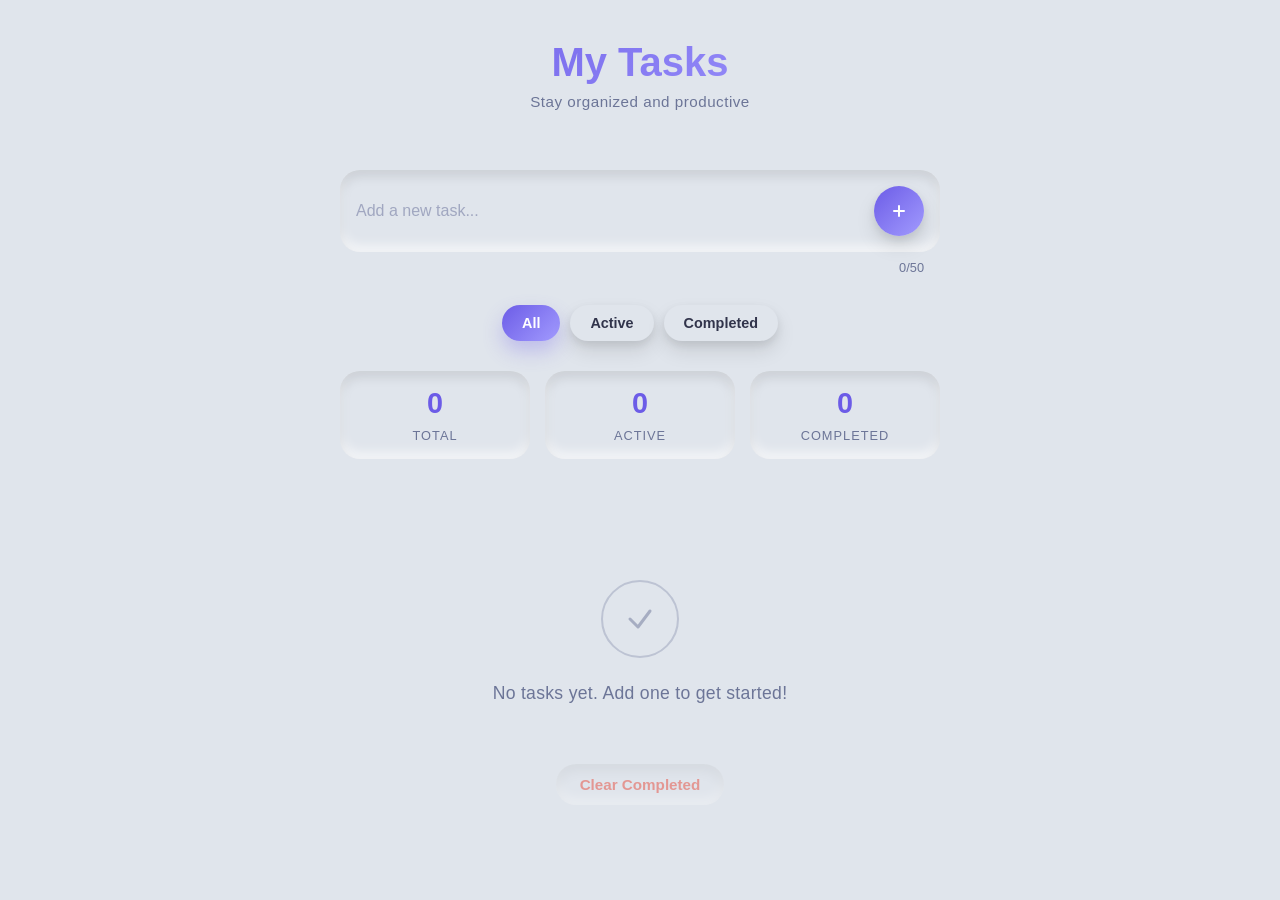
<file: index.html>
<!DOCTYPE html>
<html lang="en">
<head>
    <meta charset="UTF-8">
    <meta name="viewport" content="width=device-width, initial-scale=1.0">
    <title>Neumorphic To-Do App</title>
    <link rel="stylesheet" href="styles.css">
</head>
<body>
    <div class="container">
        <header>
            <h1>My Tasks</h1>
            <p class="subtitle">Stay organized and productive</p>
        </header>

        <div class="input-section">
            <form id="taskForm">
                <div class="input-wrapper">
                    <input 
                        type="text" 
                        id="taskInput" 
                        placeholder="Add a new task..." 
                        maxlength="50"
                    >
                    <button type="submit" class="add-btn">
                        <svg width="20" height="20" viewBox="0 0 20 20" fill="none">
                            <path d="M10 5v10M5 10h10" stroke="currentColor" stroke-width="2" stroke-linecap="round"/>
                        </svg>
                    </button>
                </div>
                <span class="char-count"><span id="charCount">0</span>/50</span>
            </form>
        </div>

        <div class="filter-section">
            <button class="filter-btn active" data-filter="all">All</button>
            <button class="filter-btn" data-filter="active">Active</button>
            <button class="filter-btn" data-filter="completed">Completed</button>
        </div>

        <div class="stats-section">
            <div class="stat-box">
                <span class="stat-value" id="totalCount">0</span>
                <span class="stat-label">Total</span>
            </div>
            <div class="stat-box">
                <span class="stat-value" id="activeCount">0</span>
                <span class="stat-label">Active</span>
            </div>
            <div class="stat-box">
                <span class="stat-value" id="completedCount">0</span>
                <span class="stat-label">Completed</span>
            </div>
        </div>

        <main id="taskList" class="task-list">
            <!-- Tasks will be inserted here -->
        </main>

        <div id="emptyState" class="empty-state">
            <svg width="80" height="80" viewBox="0 0 80 80" fill="none">
                <circle cx="40" cy="40" r="38" stroke="currentColor" stroke-width="2" opacity="0.3"/>
                <path d="M30 40L38 48L50 32" stroke="currentColor" stroke-width="3" stroke-linecap="round" stroke-linejoin="round" opacity="0.5"/>
            </svg>
            <p>No tasks yet. Add one to get started!</p>
        </div>

        <footer>
            <button id="clearBtn" class="clear-btn">Clear Completed</button>
        </footer>
    </div>

    <script src="script.js"></script>
</body>
</html>
</file>
<file: styles.css>
* {
    margin: 0;
    padding: 0;
    box-sizing: border-box;
}

:root {
    --bg-color: #e0e5ec;
    --shadow-dark: 0 10px 20px rgba(0, 0, 0, 0.1), 0 4px 8px rgba(0, 0, 0, 0.08);
    --shadow-light: 0 10px 20px rgba(255, 255, 255, 0.7), 0 4px 8px rgba(255, 255, 255, 0.5);
    --shadow-inset: inset 0 6px 12px rgba(0, 0, 0, 0.1), inset 0 -6px 12px rgba(255, 255, 255, 0.7);
    --shadow-inset-light: inset 0 6px 12px rgba(255, 255, 255, 0.7), inset 0 -6px 12px rgba(0, 0, 0, 0.1);
    --primary-color: #6c5ce7;
    --success-color: #00b894;
    --text-color: #31344b;
    --text-light: #6c7597;
    --transition: all 0.3s cubic-bezier(0.4, 0, 0.2, 1);
}

body {
    background: var(--bg-color);
    color: var(--text-color);
    font-family: 'Segoe UI', Tahoma, Geneva, Verdana, sans-serif;
    min-height: 100vh;
    padding: 20px;
}

.container {
    max-width: 600px;
    margin: 0 auto;
    animation: slideIn 0.6s ease;
}

@keyframes slideIn {
    from {
        opacity: 0;
        transform: translateY(20px);
    }
    to {
        opacity: 1;
        transform: translateY(0);
    }
}

header {
    text-align: center;
    margin-bottom: 40px;
    padding: 20px;
}

header h1 {
    font-size: 2.5em;
    font-weight: 700;
    background: linear-gradient(135deg, var(--primary-color), #a29bfe);
    -webkit-background-clip: text;
    -webkit-text-fill-color: transparent;
    background-clip: text;
    margin-bottom: 8px;
}

.subtitle {
    color: var(--text-light);
    font-size: 0.95em;
    letter-spacing: 0.5px;
}

.input-section {
    margin-bottom: 30px;
}

#taskForm {
    display: flex;
    flex-direction: column;
    gap: 8px;
}

.input-wrapper {
    display: flex;
    gap: 12px;
    background: var(--bg-color);
    padding: 16px;
    border-radius: 20px;
    box-shadow: var(--shadow-inset);
    transition: var(--transition);
}

.input-wrapper:focus-within {
    box-shadow: var(--shadow-inset-light);
}

#taskInput {
    flex: 1;
    background: transparent;
    border: none;
    outline: none;
    font-size: 1em;
    color: var(--text-color);
    font-family: inherit;
}

#taskInput::placeholder {
    color: rgba(97, 106, 149, 0.5);
}

.add-btn {
    width: 50px;
    height: 50px;
    border: none;
    border-radius: 50%;
    background: linear-gradient(135deg, var(--primary-color), #a29bfe);
    color: white;
    cursor: pointer;
    display: flex;
    align-items: center;
    justify-content: center;
    box-shadow: var(--shadow-dark);
    transition: var(--transition);
}

.add-btn:hover {
    transform: translateY(-4px);
    box-shadow: 0 15px 25px rgba(108, 92, 231, 0.3);
}

.add-btn:active {
    transform: translateY(-2px);
}

.char-count {
    font-size: 0.8em;
    color: var(--text-light);
    text-align: right;
    padding-right: 16px;
}

.filter-section {
    display: flex;
    gap: 10px;
    margin-bottom: 30px;
    justify-content: center;
    flex-wrap: wrap;
}

.filter-btn {
    padding: 10px 20px;
    border: none;
    border-radius: 20px;
    background: var(--bg-color);
    color: var(--text-color);
    cursor: pointer;
    font-size: 0.9em;
    font-weight: 600;
    transition: var(--transition);
    box-shadow: var(--shadow-dark);
}

.filter-btn:hover {
    transform: translateY(-2px);
}

.filter-btn.active {
    background: linear-gradient(135deg, var(--primary-color), #a29bfe);
    color: white;
    box-shadow: 0 10px 20px rgba(108, 92, 231, 0.3);
}

.stats-section {
    display: grid;
    grid-template-columns: repeat(3, 1fr);
    gap: 15px;
    margin-bottom: 30px;
}

.stat-box {
    padding: 16px;
    border-radius: 20px;
    background: var(--bg-color);
    box-shadow: var(--shadow-inset);
    display: flex;
    flex-direction: column;
    align-items: center;
    gap: 8px;
    transition: var(--transition);
}

.stat-box:hover {
    transform: translateY(-4px);
    box-shadow: var(--shadow-dark);
}

.stat-value {
    font-size: 1.8em;
    font-weight: 700;
    color: var(--primary-color);
}

.stat-label {
    font-size: 0.8em;
    color: var(--text-light);
    text-transform: uppercase;
    letter-spacing: 1px;
}

.task-list {
    display: flex;
    flex-direction: column;
    gap: 12px;
    margin-bottom: 30px;
    animation: fadeIn 0.3s ease;
}

@keyframes fadeIn {
    from { opacity: 0; }
    to { opacity: 1; }
}

.task-item {
    display: flex;
    align-items: center;
    gap: 16px;
    padding: 16px 20px;
    background: var(--bg-color);
    border-radius: 20px;
    box-shadow: var(--shadow-inset);
    transition: var(--transition);
    animation: taskSlideIn 0.3s ease;
}

@keyframes taskSlideIn {
    from {
        opacity: 0;
        transform: translateX(-20px);
    }
    to {
        opacity: 1;
        transform: translateX(0);
    }
}

.task-item:hover {
    box-shadow: var(--shadow-dark);
    transform: translateY(-2px);
}

.task-item.completed .task-text {
    color: var(--text-light);
    text-decoration: line-through;
}

.task-item.completed .task-checkbox {
    background: linear-gradient(135deg, var(--success-color), #00d2a3);
}

.task-checkbox {
    min-width: 24px;
    width: 24px;
    height: 24px;
    border-radius: 50%;
    background: var(--bg-color);
    border: 2px solid var(--primary-color);
    cursor: pointer;
    display: flex;
    align-items: center;
    justify-content: center;
    transition: var(--transition);
    box-shadow: inset 0 2px 4px rgba(0, 0, 0, 0.1);
}

.task-checkbox:hover {
    box-shadow: 0 4px 8px rgba(108, 92, 231, 0.2), inset 0 2px 4px rgba(0, 0, 0, 0.1);
}

.task-checkbox svg {
    width: 14px;
    height: 14px;
    stroke: white;
    stroke-width: 2;
    stroke-linecap: round;
    stroke-linejoin: round;
    opacity: 0;
    transition: opacity 0.2s ease;
}

.task-item.completed .task-checkbox svg {
    opacity: 1;
}

.task-content {
    flex: 1;
    display: flex;
    flex-direction: column;
    gap: 4px;
}

.task-text {
    font-size: 1em;
    font-weight: 500;
    color: var(--text-color);
    transition: var(--transition);
    word-break: break-word;
}

.task-time {
    font-size: 0.75em;
    color: var(--text-light);
}

.task-delete {
    min-width: 40px;
    width: 40px;
    height: 40px;
    border: none;
    border-radius: 50%;
    background: var(--bg-color);
    color: #e74c3c;
    cursor: pointer;
    display: flex;
    align-items: center;
    justify-content: center;
    transition: var(--transition);
    box-shadow: var(--shadow-inset);
    font-size: 1.2em;
}

.task-delete:hover {
    background: linear-gradient(135deg, #e74c3c, #c0392b);
    color: white;
    transform: scale(1.05);
}

.task-delete:active {
    transform: scale(0.95);
}

.empty-state {
    text-align: center;
    padding: 60px 20px;
    color: var(--text-light);
    animation: fadeIn 0.4s ease;
}

.empty-state svg {
    color: var(--text-light);
    margin-bottom: 20px;
}

.empty-state p {
    font-size: 1.1em;
    letter-spacing: 0.3px;
}

footer {
    display: flex;
    justify-content: center;
    gap: 12px;
    padding-bottom: 20px;
}

.clear-btn {
    padding: 12px 24px;
    border: none;
    border-radius: 20px;
    background: var(--bg-color);
    color: #e74c3c;
    cursor: pointer;
    font-size: 0.95em;
    font-weight: 600;
    transition: var(--transition);
    box-shadow: var(--shadow-inset);
}

.clear-btn:hover {
    background: #e74c3c;
    color: white;
    transform: translateY(-2px);
    box-shadow: 0 8px 16px rgba(231, 76, 60, 0.3);
}

.clear-btn:disabled {
    opacity: 0.5;
    cursor: not-allowed;
    transform: none;
}

@media (max-width: 600px) {
    header h1 {
        font-size: 2em;
    }

    .stats-section {
        grid-template-columns: 1fr;
    }

    .input-wrapper {
        flex-direction: column;
    }

    .add-btn {
        width: 100%;
        border-radius: 16px;
    }
}

::-webkit-scrollbar {
    width: 8px;
}

::-webkit-scrollbar-track {
    background: var(--bg-color);
}

::-webkit-scrollbar-thumb {
    background: linear-gradient(135deg, var(--primary-color), #a29bfe);
    border-radius: 10px;
}

@keyframes shake {
    0%, 100% { transform: translateX(0); }
    25% { transform: translateX(-10px); }
    75% { transform: translateX(10px); }
}
</file>
